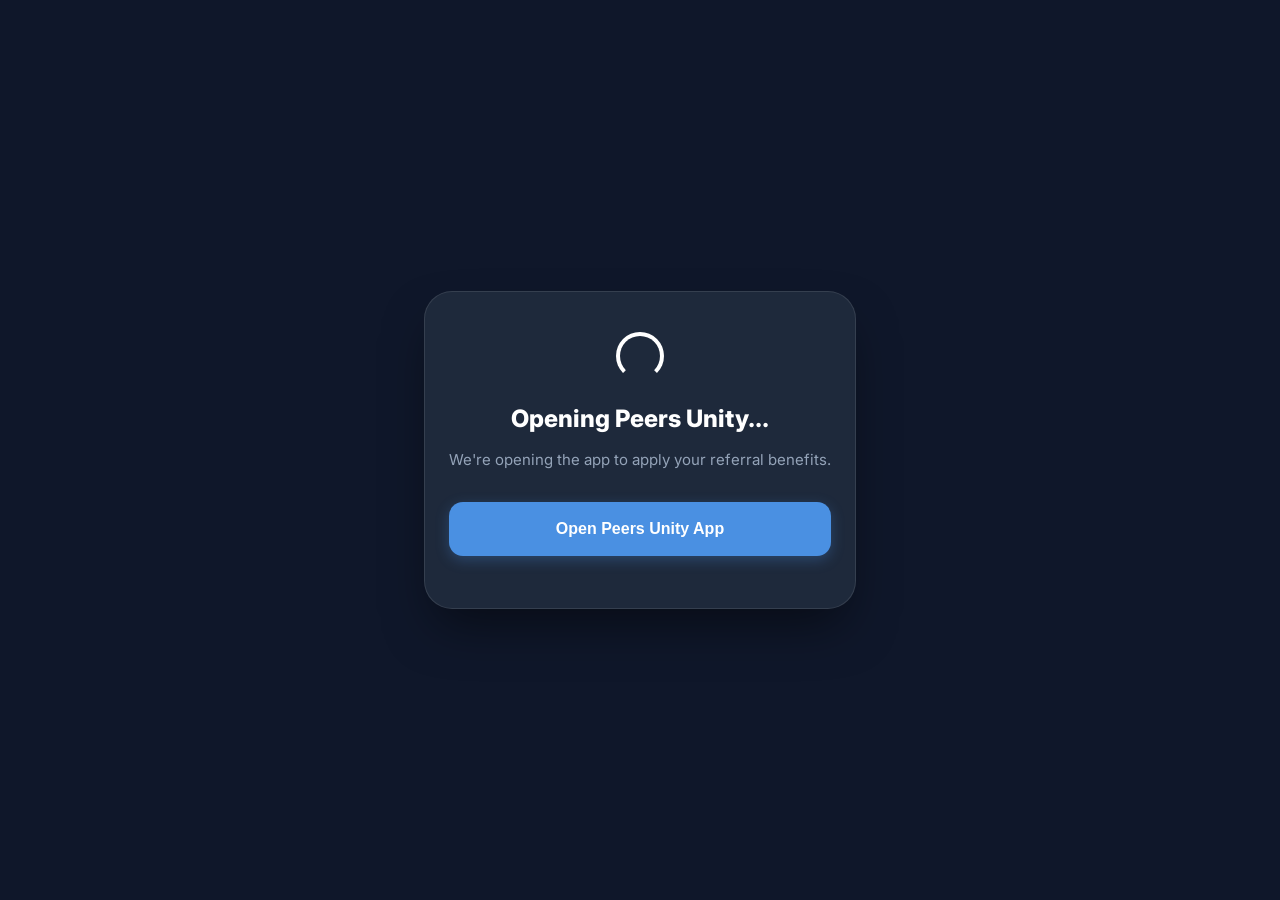
<file: public/register/index.html>
<!DOCTYPE html>
<html lang="en">
<head>
    <meta charset="UTF-8">
    <meta name="viewport" content="width=device-width, initial-scale=1.0">
    <title>Join Peers Unity</title>
    <link href="https://fonts.googleapis.com/css2?family=Inter:wght@400;600;800&display=swap" rel="stylesheet">
    <style>
        :root { --primary: #4A90E2; --bg: #0F172A; --card-bg: #1E293B; --text: #F8FAFC; }
        body { margin: 0; padding: 0; font-family: 'Inter', sans-serif; background-color: var(--bg); color: var(--text); display: flex; align-items: center; justify-content: center; min-height: 100vh; text-align: center; }
        .container { max-width: 400px; padding: 40px 24px; background: #1E293B; border-radius: 28px; box-shadow: 0 25px 50px -12px rgba(0, 0, 0, 0.5); border: 1px solid rgba(255,255,255,0.1); margin: 20px; }
        .logo { width: 88px; height: 88px; margin-bottom: 24px; border-radius: 20px; }
        h1 { font-size: 24px; font-weight: 800; margin: 0 0 12px; color: white; }
        p { font-size: 15px; color: #94A3B8; line-height: 1.6; margin-bottom: 30px; }
        .btn { display: block; width: 100%; padding: 18px; margin-bottom: 12px; border-radius: 14px; text-decoration: none; font-weight: 700; font-size: 16px; transition: all 0.2s; box-sizing: border-box; cursor: pointer; border: none; }
        .btn-primary { background-color: var(--primary); color: white; box-shadow: 0 4px 14px 0 rgba(74, 144, 226, 0.3); }
        .btn-outline { border: 1px solid rgba(255,255,255,0.2); color: white; background: transparent; }
        .loader { width: 40px; height: 40px; border: 4px solid #FFF; border-bottom-color: transparent; border-radius: 50%; display: inline-block; animation: rotation 1s linear infinite; margin-bottom: 20px; }
        @keyframes rotation { 0% { transform: rotate(0deg); } 100% { transform: rotate(360deg); } }
        .ref-badge { display: inline-block; background: rgba(74, 144, 226, 0.1); color: var(--primary); padding: 6px 14px; border-radius: 20px; font-size: 13px; font-weight: 700; margin-bottom: 16px; border: 1px solid rgba(74, 144, 226, 0.2); }
    </style>
</head>
<body>
    <div class="container">
        <div id="loader" class="loader"></div>
        <h1 id="title">Opening Peers Unity...</h1>
        <div id="ref-display" class="ref-badge" style="display: none;"></div>
        <p id="description">We're opening the app to apply your referral benefits.</p>
        
        <div id="app-actions">
            <button onclick="openApp()" class="btn btn-primary">Open Peers Unity App</button>
        </div>

        <div id="store-actions" style="display: none; margin-top: 20px;">
            <p style="margin-bottom: 15px;">New to Peers Unity? Download the app:</p>
            <a href="https://play.google.com/store/apps/details?id=com.peers.peersunity" class="btn btn-outline" target="_blank">Get it on Play Store</a>
        </div>
    </div>

    <script>
        const urlParams = new URLSearchParams(window.location.search);
        const refCode = urlParams.get('ref') || '';
        // CORRECT PACKAGE ID: com.peers.peersunity
        const PACKAGE_ID = 'com.peers.peersunity';
        
        if (refCode) {
            const badge = document.getElementById('ref-display');
            badge.innerText = 'Referral Code: ' + refCode;
            badge.style.display = 'inline-block';
        }

        function openApp() {
            const userAgent = navigator.userAgent || navigator.vendor || window.opera;
            const isAndroid = /android/i.test(userAgent);
            
            if (isAndroid) {
                // Correct android intent using com.peers.peersunity
                const intentUrl = `intent://register?ref=${refCode}#Intent;scheme=peersunity;package=${PACKAGE_ID};end`;
                window.location.href = intentUrl;
            } else {
                window.location.replace(`peersunity://register?ref=${refCode}`);
            }

            // If the app isn't installed after 1.5 seconds, show the store links
            setTimeout(() => {
                if (!document.hidden) {
                    document.getElementById('store-actions').style.display = 'block';
                    document.getElementById('loader').style.display = 'none';
                    document.getElementById('title').innerText = 'App not detected?';
                    document.getElementById('description').innerText = 'Please click the button above to open the app, or download it from the store below.';
                }
            }, 1500);
        }

        window.onload = () => {
             // Delay auto-open slightly for stability
             setTimeout(openApp, 500);
        };
    </script>
</body>
</html>
</file>
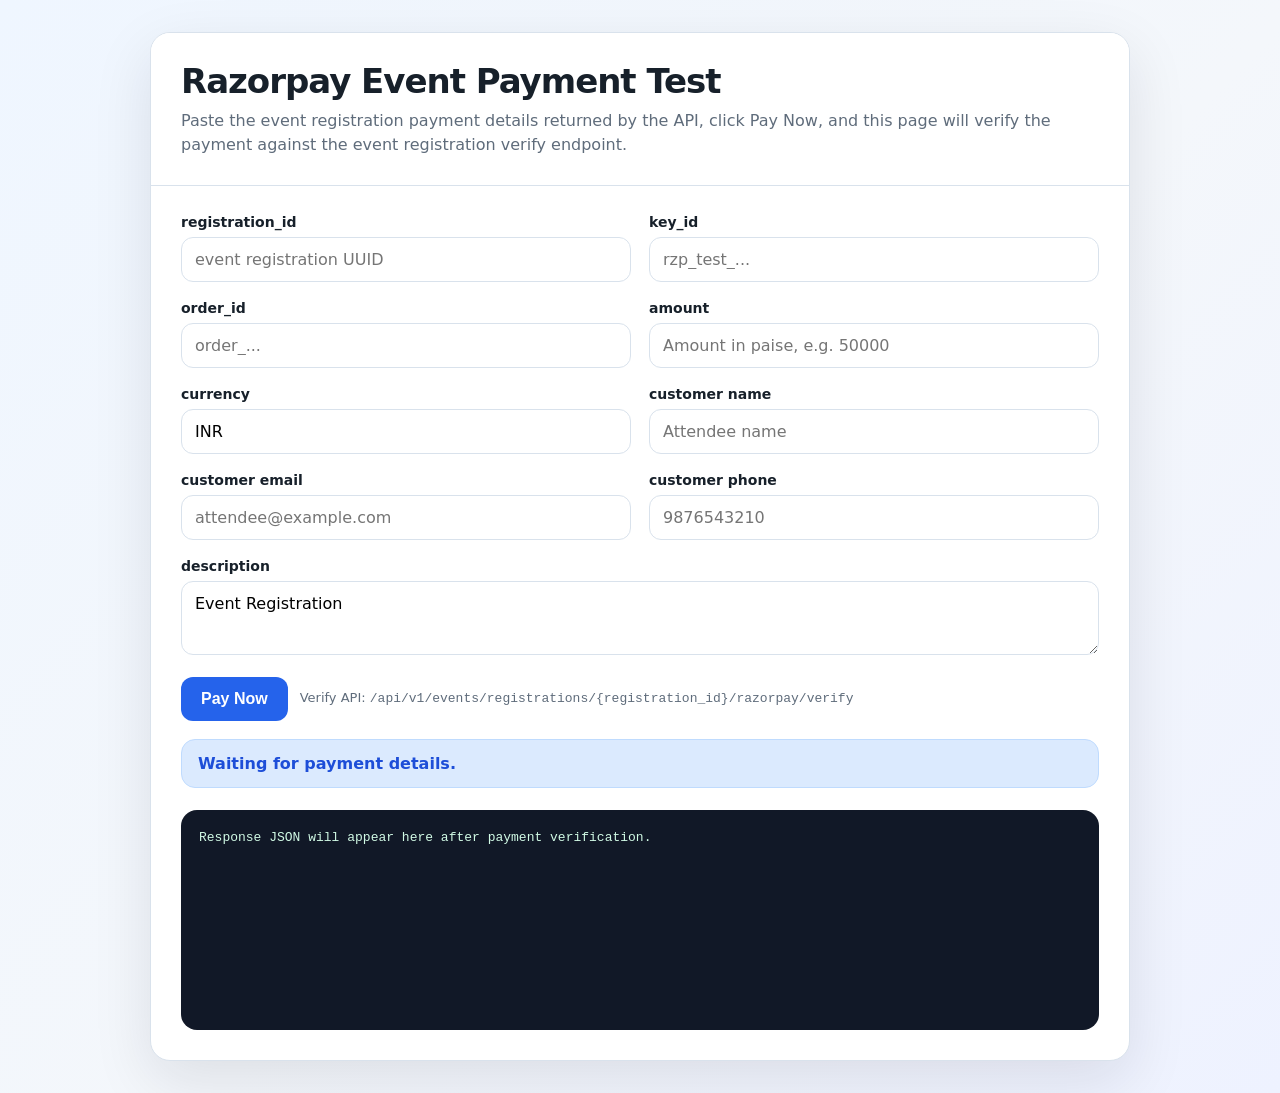
<file: public/razorpay-event-test.html>
<!doctype html>
<html lang="en">
<head>
  <meta charset="utf-8">
  <meta name="viewport" content="width=device-width, initial-scale=1">
  <title>Razorpay Event Payment Test</title>
  <script src="https://checkout.razorpay.com/v1/checkout.js"></script>
  <style>
    :root {
      color-scheme: light;
      --bg: #f4f7fb;
      --card: #ffffff;
      --border: #d9e2ec;
      --text: #17202a;
      --muted: #5f6c7b;
      --primary: #2563eb;
      --primary-dark: #1d4ed8;
      --success: #15803d;
      --danger: #b91c1c;
      --console: #111827;
      --console-text: #d1fae5;
    }

    * { box-sizing: border-box; }

    body {
      margin: 0;
      min-height: 100vh;
      font-family: Inter, ui-sans-serif, system-ui, -apple-system, BlinkMacSystemFont, "Segoe UI", sans-serif;
      background: linear-gradient(135deg, #eff6ff 0%, var(--bg) 55%, #eef2ff 100%);
      color: var(--text);
      display: flex;
      justify-content: center;
      padding: 32px 16px;
    }

    main {
      width: min(100%, 980px);
    }

    .card {
      background: var(--card);
      border: 1px solid var(--border);
      border-radius: 20px;
      box-shadow: 0 20px 60px rgba(15, 23, 42, 0.10);
      overflow: hidden;
    }

    .header {
      padding: 28px 30px;
      border-bottom: 1px solid var(--border);
      background: #fff;
    }

    h1 {
      margin: 0 0 8px;
      font-size: clamp(24px, 4vw, 34px);
      letter-spacing: -0.03em;
    }

    .subtitle {
      margin: 0;
      color: var(--muted);
      line-height: 1.5;
    }

    form {
      padding: 28px 30px 18px;
      display: grid;
      grid-template-columns: repeat(2, minmax(0, 1fr));
      gap: 18px;
    }

    .field {
      display: flex;
      flex-direction: column;
      gap: 7px;
    }

    .field.full { grid-column: 1 / -1; }

    label {
      font-weight: 700;
      font-size: 14px;
    }

    input, textarea {
      width: 100%;
      border: 1px solid var(--border);
      border-radius: 12px;
      padding: 12px 13px;
      font: inherit;
      outline: none;
      background: #fff;
      transition: border-color 0.15s ease, box-shadow 0.15s ease;
    }

    textarea { min-height: 74px; resize: vertical; }

    input:focus, textarea:focus {
      border-color: var(--primary);
      box-shadow: 0 0 0 4px rgba(37, 99, 235, 0.12);
    }

    .actions {
      grid-column: 1 / -1;
      display: flex;
      align-items: center;
      gap: 12px;
      flex-wrap: wrap;
      margin-top: 4px;
    }

    button {
      border: 0;
      border-radius: 12px;
      background: var(--primary);
      color: white;
      font-weight: 800;
      font-size: 16px;
      padding: 13px 20px;
      cursor: pointer;
      transition: background 0.15s ease, transform 0.15s ease;
    }

    button:hover { background: var(--primary-dark); transform: translateY(-1px); }
    button:disabled { opacity: 0.6; cursor: not-allowed; transform: none; }

    .hint {
      color: var(--muted);
      font-size: 13px;
      line-height: 1.4;
    }

    .status {
      margin: 0 30px 22px;
      border-radius: 14px;
      padding: 14px 16px;
      display: none;
      font-weight: 700;
    }

    .status.success { display: block; color: var(--success); background: #dcfce7; border: 1px solid #bbf7d0; }
    .status.error { display: block; color: var(--danger); background: #fee2e2; border: 1px solid #fecaca; }
    .status.info { display: block; color: #1d4ed8; background: #dbeafe; border: 1px solid #bfdbfe; }

    .result {
      padding: 0 30px 30px;
      display: grid;
      gap: 18px;
    }

    .links {
      display: none;
      gap: 10px;
      flex-wrap: wrap;
    }

    .links a {
      display: inline-flex;
      align-items: center;
      border-radius: 999px;
      padding: 9px 13px;
      text-decoration: none;
      font-weight: 700;
      background: #eef2ff;
      color: #3730a3;
      border: 1px solid #c7d2fe;
    }

    pre {
      margin: 0;
      min-height: 220px;
      overflow: auto;
      white-space: pre-wrap;
      word-break: break-word;
      border-radius: 16px;
      padding: 18px;
      background: var(--console);
      color: var(--console-text);
      font-size: 13px;
      line-height: 1.55;
    }

    @media (max-width: 720px) {
      body { padding: 18px 10px; }
      .header, form, .result { padding-left: 18px; padding-right: 18px; }
      form { grid-template-columns: 1fr; }
      .status { margin-left: 18px; margin-right: 18px; }
    }
  </style>
</head>
<body>
  <main>
    <section class="card">
      <div class="header">
        <h1>Razorpay Event Payment Test</h1>
        <p class="subtitle">Paste the event registration payment details returned by the API, click Pay Now, and this page will verify the payment against the event registration verify endpoint.</p>
      </div>

      <form id="paymentForm" autocomplete="on">
        <div class="field">
          <label for="registrationId">registration_id</label>
          <input id="registrationId" name="registration_id" required placeholder="event registration UUID">
        </div>

        <div class="field">
          <label for="keyId">key_id</label>
          <input id="keyId" name="key_id" required placeholder="rzp_test_...">
        </div>

        <div class="field">
          <label for="orderId">order_id</label>
          <input id="orderId" name="order_id" required placeholder="order_...">
        </div>

        <div class="field">
          <label for="amount">amount</label>
          <input id="amount" name="amount" required type="number" min="1" step="1" placeholder="Amount in paise, e.g. 50000">
        </div>

        <div class="field">
          <label for="currency">currency</label>
          <input id="currency" name="currency" required value="INR">
        </div>

        <div class="field">
          <label for="customerName">customer name</label>
          <input id="customerName" name="customer_name" required placeholder="Attendee name">
        </div>

        <div class="field">
          <label for="customerEmail">customer email</label>
          <input id="customerEmail" name="customer_email" type="email" placeholder="attendee@example.com">
        </div>

        <div class="field">
          <label for="customerPhone">customer phone</label>
          <input id="customerPhone" name="customer_phone" placeholder="9876543210">
        </div>

        <div class="field full">
          <label for="description">description</label>
          <textarea id="description" name="description" placeholder="Event Registration - Event Title">Event Registration</textarea>
        </div>

        <div class="actions">
          <button id="payButton" type="submit">Pay Now</button>
          <span class="hint">Verify API: <code>/api/v1/events/registrations/{registration_id}/razorpay/verify</code></span>
        </div>
      </form>

      <div id="status" class="status info">Waiting for payment details.</div>

      <div class="result">
        <div id="links" class="links"></div>
        <pre id="responseConsole">Response JSON will appear here after payment verification.</pre>
      </div>
    </section>
  </main>

  <script>
    const form = document.getElementById('paymentForm');
    const payButton = document.getElementById('payButton');
    const statusBox = document.getElementById('status');
    const responseConsole = document.getElementById('responseConsole');
    const links = document.getElementById('links');

    function setStatus(message, type = 'info') {
      statusBox.className = 'status ' + type;
      statusBox.textContent = message;
    }

    function setJson(value) {
      responseConsole.textContent = JSON.stringify(value, null, 2);
    }

    function addLink(label, url) {
      if (!url) return;
      const a = document.createElement('a');
      a.href = url;
      a.target = '_blank';
      a.rel = 'noopener';
      a.textContent = label;
      links.appendChild(a);
      links.style.display = 'flex';
    }

    function resetLinks() {
      links.innerHTML = '';
      links.style.display = 'none';
    }

    function field(id) {
      return document.getElementById(id).value.trim();
    }

    async function verifyPayment(registrationId, paymentResponse) {
      const verifyUrl = `/api/v1/events/registrations/${encodeURIComponent(registrationId)}/razorpay/verify`;
      setStatus('Payment completed in Razorpay. Verifying with backend...', 'info');

      const response = await fetch(verifyUrl, {
        method: 'POST',
        headers: {
          'Accept': 'application/json',
          'Content-Type': 'application/json'
        },
        body: JSON.stringify({
          razorpay_order_id: paymentResponse.razorpay_order_id,
          razorpay_payment_id: paymentResponse.razorpay_payment_id,
          razorpay_signature: paymentResponse.razorpay_signature
        })
      });

      const json = await response.json().catch(() => ({ success: false, message: 'Unable to parse JSON response.' }));
      setJson(json);
      resetLinks();

      if (!response.ok || json.success === false) {
        setStatus(json.message || 'Payment verification failed.', 'error');
        return;
      }

      const data = json.data || {};
      const qrUrl = data.qr_code_url || data.qr_url || data.qr || (data.registration && data.registration.qr_code_url);
      const invoice = data.invoice || data;

      addLink('Open QR Code', qrUrl);
      addLink('Open Invoice', invoice.invoice_url || invoice.zoho_invoice_url);
      addLink('Download Invoice PDF', invoice.invoice_pdf_url || invoice.zoho_invoice_pdf_url);

      setStatus('Payment verified successfully. QR and invoice details are shown below if returned.', 'success');
    }

    form.addEventListener('submit', function (event) {
      event.preventDefault();
      resetLinks();

      if (typeof Razorpay === 'undefined') {
        setStatus('Razorpay checkout.js did not load. Check your internet connection.', 'error');
        return;
      }

      const registrationId = field('registrationId');
      const amount = Number(field('amount'));

      if (!registrationId || !field('keyId') || !field('orderId') || !amount || amount <= 0) {
        setStatus('Please fill registration_id, key_id, order_id and amount correctly.', 'error');
        return;
      }

      const options = {
        key: field('keyId'),
        amount: amount,
        currency: field('currency') || 'INR',
        name: 'Peers Global Unity',
        description: field('description') || 'Event Registration',
        order_id: field('orderId'),
        prefill: {
          name: field('customerName'),
          email: field('customerEmail'),
          contact: field('customerPhone')
        },
        theme: { color: '#2563eb' },
        handler: async function (paymentResponse) {
          try {
            payButton.disabled = true;
            await verifyPayment(registrationId, paymentResponse);
          } catch (error) {
            setStatus(error.message || 'Payment verification request failed.', 'error');
            setJson({ success: false, message: error.message || String(error) });
          } finally {
            payButton.disabled = false;
          }
        },
        modal: {
          ondismiss: function () {
            setStatus('Razorpay checkout was closed before payment completion.', 'info');
          }
        }
      };

      setStatus('Opening Razorpay checkout...', 'info');
      const razorpay = new Razorpay(options);
      razorpay.on('payment.failed', function (response) {
        setStatus(response.error && response.error.description ? response.error.description : 'Razorpay payment failed.', 'error');
        setJson(response);
      });
      razorpay.open();
    });
  </script>
</body>
</html>
</file>
